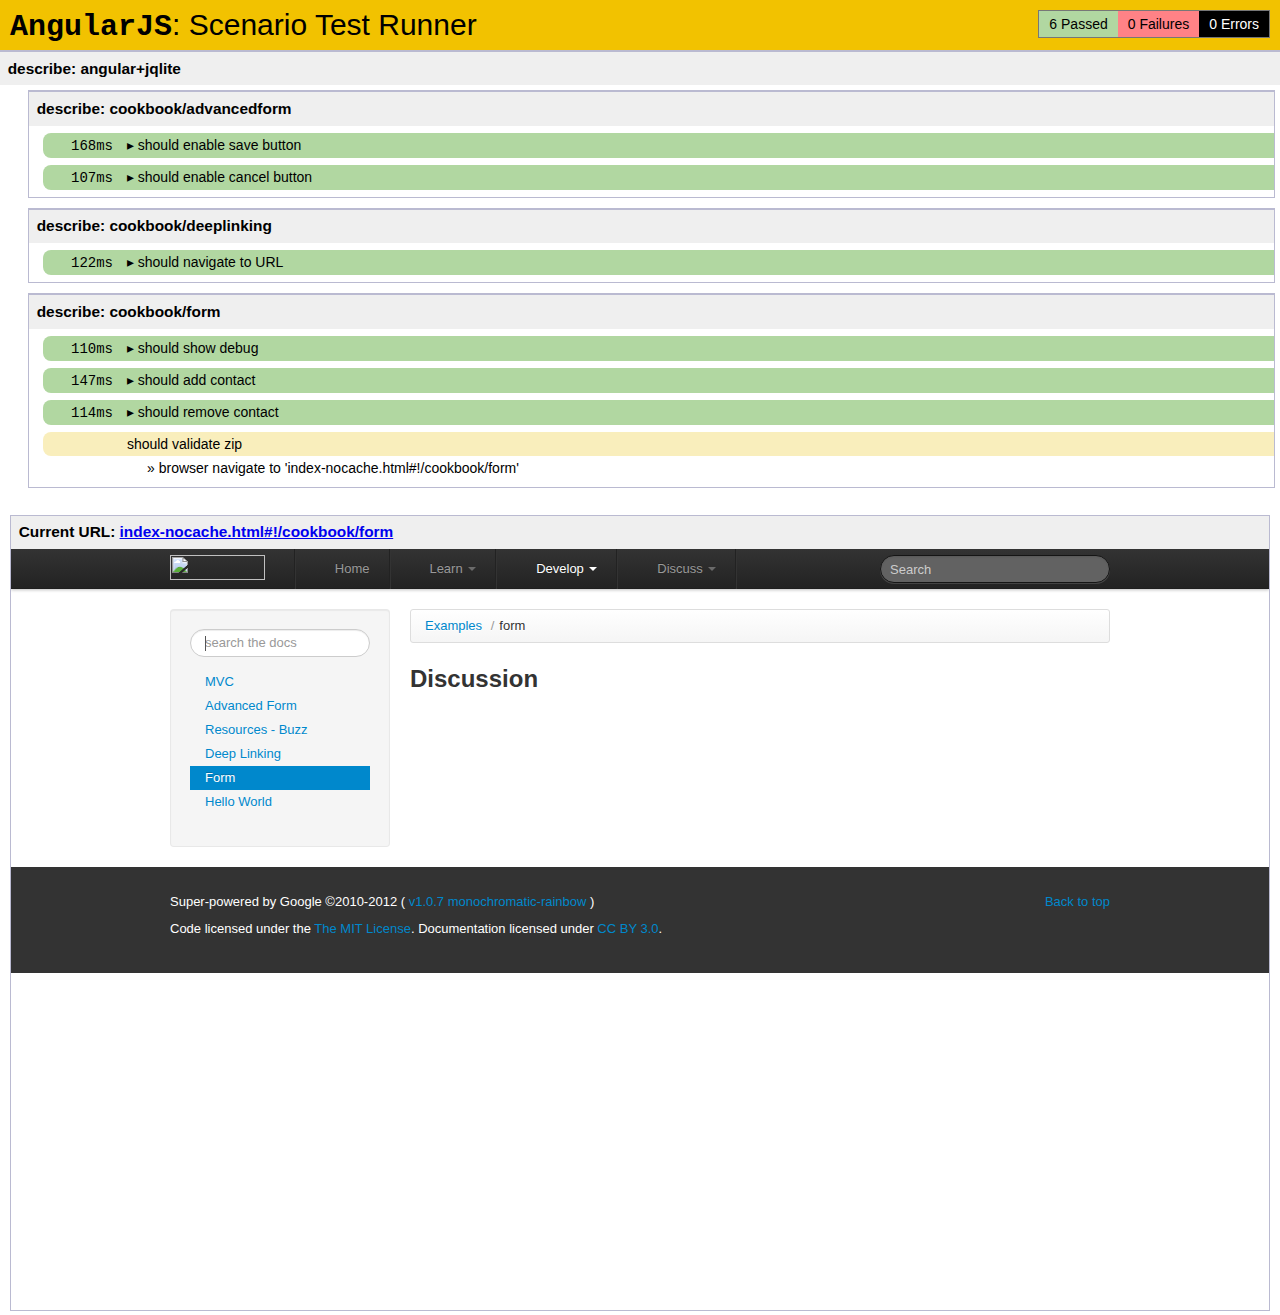
<file: lib/angular-1.0.7/docs/docs-scenario.html>
<!DOCTYPE HTML>
<html xmlns:ng="http://angularjs.org">
<head>
  <title>AngularJS Docs E2E Test Runner</title>
  <script>
    var production = location.hostname === 'docs.angularjs.org',
        headEl = document.head,
        angularVersion = {
          current: '1.0.7', // rewrite during build
          cdn: '1.0.6'
        };

    addTag('script', {src: path('angular-scenario.js')}, function() {
      addTag('script', {src: 'docs-scenario.js'}, function() {
        angular.scenario.setUpAndRun();
      });
    });

    function addTag(name, attributes, callback) {
      var el = document.createElement(name),
          attrName;

      for (attrName in attributes) {
        el.setAttribute(attrName, attributes[attrName]);
      }

      if (callback) {
        el.onload = callback;
      }

      headEl.appendChild(el);
    }


    function path(name) {
      return production
          ? 'http://code.angularjs.org/' + angularVersion.cdn + '/' + name
          : '../' + name;
    }
  </script>
</head>
<body>
</body>
</html>
</file>
